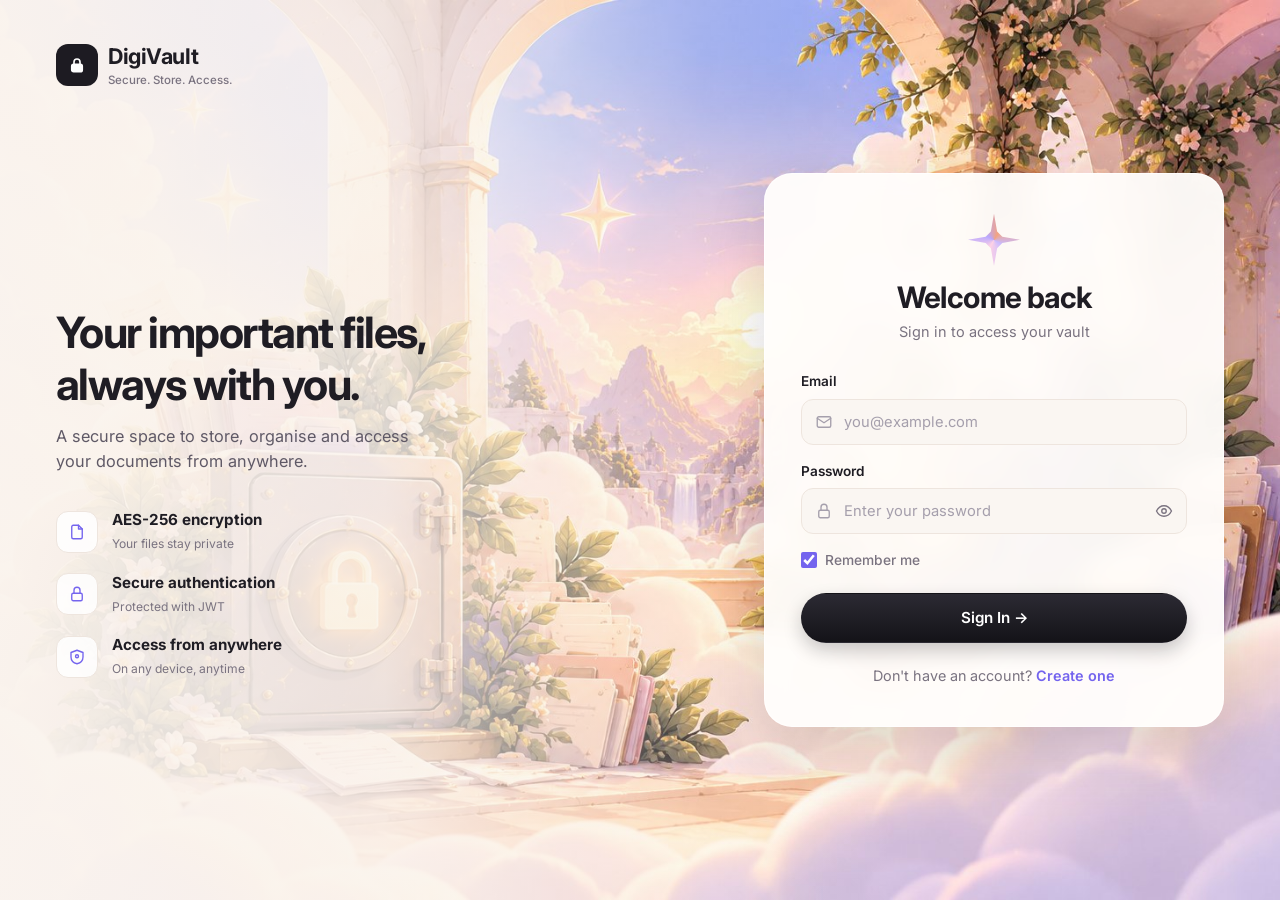
<file: src/main/resources/static/index.html>
<!DOCTYPE html>
<html lang="en">
<head>
    <meta charset="UTF-8">
    <meta name="viewport" content="width=device-width, initial-scale=1.0">
    <title>DigiVault - Sign in</title>
    <link rel="preconnect" href="https://fonts.googleapis.com">
    <link rel="preconnect" href="https://fonts.gstatic.com" crossorigin>
    <link href="https://fonts.googleapis.com/css2?family=Inter:wght@400;500;600;700;800&display=swap" rel="stylesheet">
    <link rel="icon" href="data:image/svg+xml,<svg xmlns='http://www.w3.org/2000/svg' viewBox='0 0 32 32'><rect width='32' height='32' rx='9' fill='%231d1b22'/><path d='M11 15v-3a5 5 0 0 1 10 0v3' fill='none' stroke='white' stroke-width='2.4'/><rect x='9' y='15' width='14' height='10' rx='2.5' fill='white'/></svg>">
    <link rel="stylesheet" href="css/style.css">
</head>
<body class="auth-page">
    <main class="auth-layout">

        <!-- Left: brand and introduction (artwork is the page background) -->
        <section class="auth-intro">
            <div class="brand">
                <span class="brand-mark"><svg viewBox="0 0 24 24" fill="none" stroke="currentColor" stroke-width="2.2" stroke-linecap="round"><rect x="5" y="11" width="14" height="10" rx="2.5" fill="currentColor"/><path d="M8 11V8a4 4 0 0 1 8 0v3"/></svg></span>
                <span>DigiVault<small>Secure. Store. Access.</small></span>
            </div>

            <div>
                <h1>Your important files, always with you.</h1>
                <p>A secure space to store, organise and access your documents from anywhere.</p>
            </div>

            <ul class="feature-list">
                <li>
                    <span class="tile"><svg class="i" viewBox="0 0 24 24"><path d="M14 3H7a2 2 0 0 0-2 2v14a2 2 0 0 0 2 2h10a2 2 0 0 0 2-2V8z"/><path d="M14 3v5h5"/></svg></span>
                    <div><strong>AES-256 encryption</strong><small>Your files stay private</small></div>
                </li>
                <li>
                    <span class="tile"><svg class="i" viewBox="0 0 24 24"><rect x="5" y="11" width="14" height="10" rx="2"/><path d="M8 11V7a4 4 0 0 1 8 0v4"/></svg></span>
                    <div><strong>Secure authentication</strong><small>Protected with JWT</small></div>
                </li>
                <li>
                    <span class="tile"><svg class="i" viewBox="0 0 24 24"><path d="M12 3l8 3v6c0 5-3.5 8-8 9-4.5-1-8-4-8-9V6z"/><circle cx="12" cy="11" r="2"/></svg></span>
                    <div><strong>Access from anywhere</strong><small>On any device, anytime</small></div>
                </li>
            </ul>
        </section>

        <!-- Right: sign-in card -->
        <section class="auth-card">
            <div class="sparkle" aria-hidden="true"></div>
            <h2>Welcome back</h2>
            <p class="subtitle">Sign in to access your vault</p>

            <form id="loginForm">
                <div class="form-field">
                    <label for="email">Email</label>
                    <div class="input-icon">
                        <svg class="i" viewBox="0 0 24 24"><rect x="3" y="5" width="18" height="14" rx="2"/><path d="M3 7l9 6 9-6"/></svg>
                        <input type="email" id="email" class="field" placeholder="you@example.com" required>
                    </div>
                </div>

                <div class="form-field">
                    <label for="password">Password</label>
                    <div class="input-icon">
                        <svg class="i" viewBox="0 0 24 24"><rect x="5" y="11" width="14" height="10" rx="2"/><path d="M8 11V7a4 4 0 0 1 8 0v4"/></svg>
                        <input type="password" id="password" class="field" placeholder="Enter your password" required>
                        <button type="button" class="icon-btn eye" data-target="password" title="Show password">
                            <svg class="i" viewBox="0 0 24 24"><path d="M2 12s3.5-7 10-7 10 7 10 7-3.5 7-10 7S2 12 2 12z"/><circle cx="12" cy="12" r="3"/></svg>
                        </button>
                    </div>
                </div>

                <div class="auth-row">
                    <label class="check"><input type="checkbox" id="remember" checked> Remember me</label>
                </div>

                <button type="submit" class="btn btn-dark btn-block">Sign In →</button>
            </form>

            <p id="message" class="message"></p>
            <p class="auth-switch">Don't have an account? <a href="register.html">Create one</a></p>
        </section>
    </main>

    <script src="js/auth.js"></script>
</body>
</html>
</file>
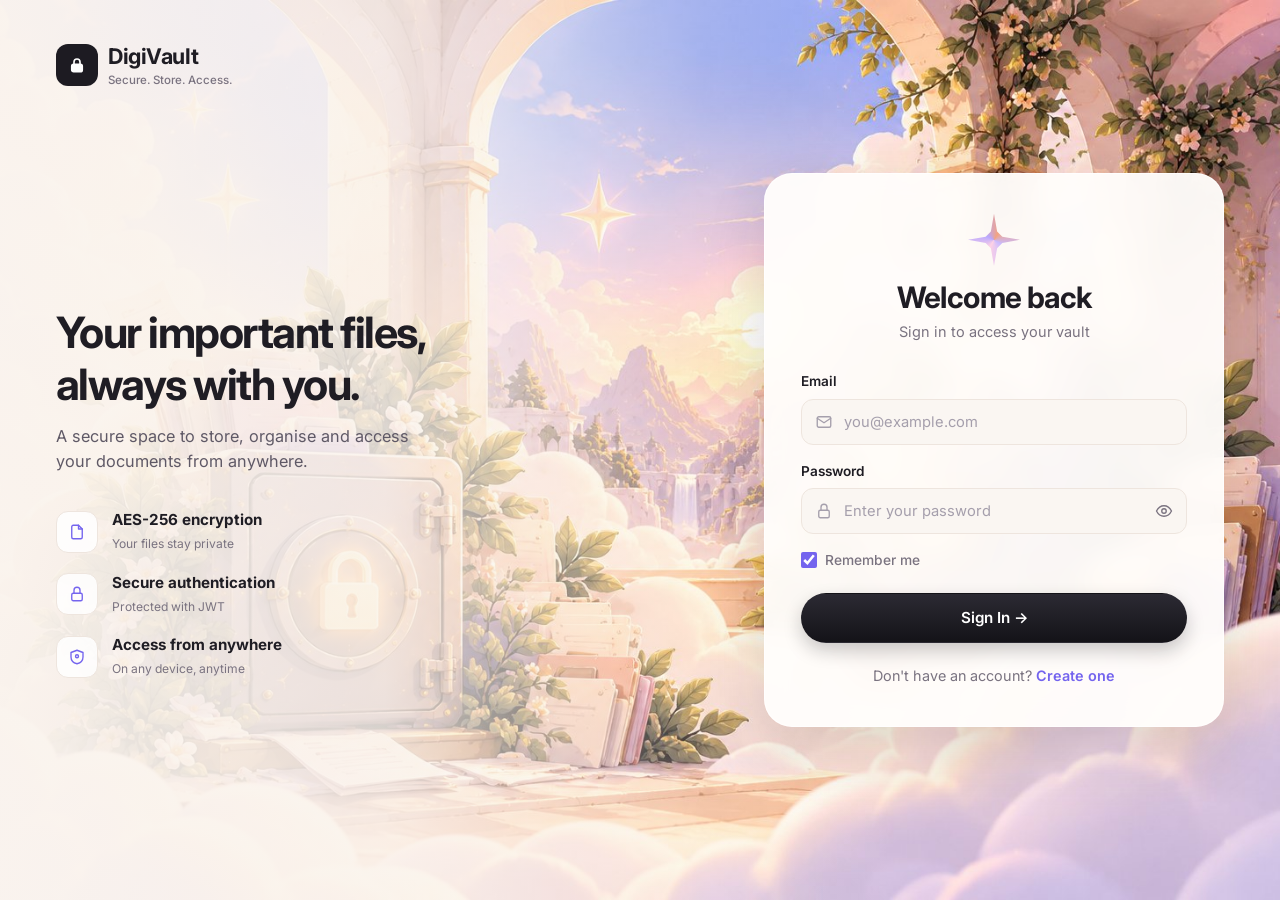
<file: src/main/resources/static/bookmarks.html>
<!DOCTYPE html>
<html lang="en">
<head>
    <meta charset="UTF-8">
    <meta name="viewport" content="width=device-width, initial-scale=1.0">
    <title>DigiVault - Bookmarks</title>
    <link rel="preconnect" href="https://fonts.googleapis.com">
    <link rel="preconnect" href="https://fonts.gstatic.com" crossorigin>
    <link href="https://fonts.googleapis.com/css2?family=Inter:wght@400;500;600;700;800&display=swap" rel="stylesheet">
    <link rel="icon" href="data:image/svg+xml,<svg xmlns='http://www.w3.org/2000/svg' viewBox='0 0 32 32'><rect width='32' height='32' rx='9' fill='%231d1b22'/><path d='M11 15v-3a5 5 0 0 1 10 0v3' fill='none' stroke='white' stroke-width='2.4'/><rect x='9' y='15' width='14' height='10' rx='2.5' fill='white'/></svg>">
    <link rel="stylesheet" href="css/style.css">
</head>
<body>
    <div class="app-shell">
        <aside class="sidebar" id="sidebar" data-page="bookmarks"></aside>

        <main class="main">
            <header class="topbar" id="topbar"></header>

            <div class="page-head">
                <div>
                    <h1>Bookmarks</h1>
                    <p>Save useful links in one place. The site tag is added automatically.</p>
                </div>
                <button class="btn btn-violet" id="addBtn" type="button">＋ Add Link</button>
            </div>

            <div class="filters">
                <div class="input-icon">
                    <svg class="i" viewBox="0 0 24 24"><circle cx="11" cy="11" r="7"/><path d="M20 20l-3.5-3.5"/></svg>
                    <input type="search" id="searchInput" class="field" placeholder="Search title, link or description...">
                </div>
                <select id="categoryFilter" class="select">
                    <option value="All">All categories</option>
                    <option value="Learning">Learning</option>
                    <option value="Entertainment">Entertainment</option>
                    <option value="Shopping">Shopping</option>
                    <option value="News & Reading">News &amp; Reading</option>
                    <option value="Work & Tools">Work &amp; Tools</option>
                    <option value="Social">Social</option>
                    <option value="Other">Other</option>
                </select>
                <select id="siteFilter" class="select">
                    <option value="All">All sites</option>
                </select>
            </div>

            <div class="bookmark-grid" id="bookmarkList"></div>

            <div class="card empty-state" id="emptyMessage" hidden>
                <div class="sparkle" aria-hidden="true"></div>
                <h4 id="emptyTitle">No bookmarks yet</h4>
                <p id="emptyText">Click "Add Link" to save your first bookmark.</p>
            </div>
        </main>
    </div>

    <!-- Add / edit bookmark pop-up -->
    <div class="modal-overlay" id="bookmarkModal" hidden>
        <div class="modal narrow">
            <div class="modal-header">
                <h3 id="formTitle">Add Link</h3>
                <button class="icon-btn bordered" id="closeModalBtn" type="button" title="Close"><svg class="i i-sm" viewBox="0 0 24 24"><path d="M6 6l12 12M18 6L6 18"/></svg></button>
            </div>
            <form class="modal-body" id="bookmarkForm">
                <div class="form-field">
                    <label for="urlInput">Link</label>
                    <input type="text" id="urlInput" class="field" placeholder="https://www.youtube.com/watch?v=..." required>
                </div>
                <div class="form-field">
                    <label for="titleInput">Title <span class="muted">(optional)</span></label>
                    <input type="text" id="titleInput" class="field" placeholder="e.g. Spring Boot full course">
                </div>
                <div class="form-field">
                    <label for="categoryInput">Category</label>
                    <select id="categoryInput" class="select full">
                        <option value="Learning">Learning</option>
                        <option value="Entertainment">Entertainment</option>
                        <option value="Shopping">Shopping</option>
                        <option value="News & Reading">News &amp; Reading</option>
                        <option value="Work & Tools">Work &amp; Tools</option>
                        <option value="Social">Social</option>
                        <option value="Other" selected>Other</option>
                    </select>
                </div>
                <div class="form-field">
                    <label for="descriptionInput">Description <span class="muted">(optional)</span></label>
                    <textarea id="descriptionInput" class="field" rows="3" placeholder="What does this link lead to?"></textarea>
                </div>
                <div class="modal-actions">
                    <button type="button" class="btn btn-ghost" id="cancelBtn">Cancel</button>
                    <button type="submit" class="btn btn-dark" id="saveBtn">Save Link</button>
                </div>
            </form>
        </div>
    </div>

    <script src="js/common.js"></script>
    <script src="js/bookmarks.js"></script>
</body>
</html>
</file>
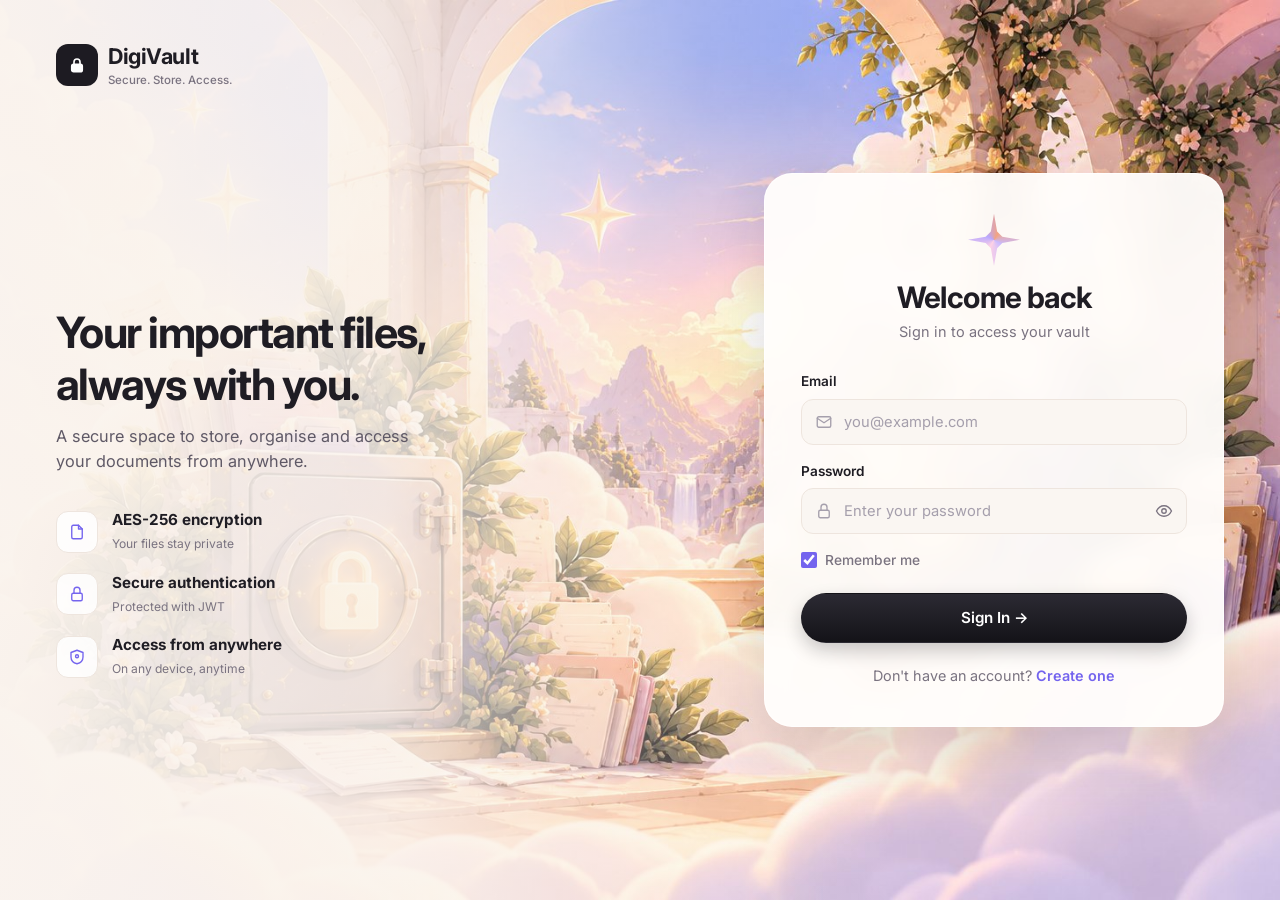
<file: src/main/resources/static/dashboard.html>
<!DOCTYPE html>
<html lang="en">
<head>
    <meta charset="UTF-8">
    <meta name="viewport" content="width=device-width, initial-scale=1.0">
    <title>DigiVault - Home</title>
    <link rel="preconnect" href="https://fonts.googleapis.com">
    <link rel="preconnect" href="https://fonts.gstatic.com" crossorigin>
    <link href="https://fonts.googleapis.com/css2?family=Inter:wght@400;500;600;700;800&display=swap" rel="stylesheet">
    <link rel="icon" href="data:image/svg+xml,<svg xmlns='http://www.w3.org/2000/svg' viewBox='0 0 32 32'><rect width='32' height='32' rx='9' fill='%231d1b22'/><path d='M11 15v-3a5 5 0 0 1 10 0v3' fill='none' stroke='white' stroke-width='2.4'/><rect x='9' y='15' width='14' height='10' rx='2.5' fill='white'/></svg>">
    <link rel="stylesheet" href="css/style.css">
</head>
<body>
    <div class="app-shell">
        <aside class="sidebar" id="sidebar" data-page="home"></aside>

        <main class="main">
            <header class="topbar" id="topbar"></header>

            <!-- Banner with greeting and rotating tips -->
            <section class="hero">
                <div class="hero-card glass">
                    <h2 id="greeting">Hello!</h2>
                    <p>Every file you upload is encrypted with AES-256 before it's stored.</p>
                </div>
                <div class="tip-card glass">
                    <blockquote id="tipText"></blockquote>
                    <cite>— DigiVault</cite>
                    <div class="tip-nav">
                        <button class="icon-btn" id="tipPrev" type="button" title="Previous tip"><svg class="i i-sm" viewBox="0 0 24 24"><path d="M15 6l-6 6 6 6"/></svg></button>
                        <span id="tipCount">1/3</span>
                        <button class="icon-btn" id="tipNext" type="button" title="Next tip"><svg class="i i-sm" viewBox="0 0 24 24"><path d="M9 6l6 6-6 6"/></svg></button>
                    </div>
                </div>
            </section>

            <!-- Stats -->
            <section class="stats">
                <div class="card stat">
                    <span class="tile t-violet"><svg class="i" viewBox="0 0 24 24"><path d="M14 3H7a2 2 0 0 0-2 2v14a2 2 0 0 0 2 2h10a2 2 0 0 0 2-2V8z"/><path d="M14 3v5h5"/></svg></span>
                    <p>Total documents</p>
                    <h3 id="statDocs">0</h3>
                </div>
                <div class="card stat">
                    <span class="tile t-peach"><svg class="i" viewBox="0 0 24 24"><ellipse cx="12" cy="5" rx="8" ry="3"/><path d="M4 5v14c0 1.7 3.6 3 8 3s8-1.3 8-3V5"/><path d="M4 12c0 1.7 3.6 3 8 3s8-1.3 8-3"/></svg></span>
                    <p>Storage used</p>
                    <h3 id="statStorage">0 B</h3>
                </div>
                <div class="card stat">
                    <span class="tile t-amber"><svg class="i" viewBox="0 0 24 24"><path d="M12 3l2.8 5.7 6.2.9-4.5 4.4 1.1 6.2L12 17.3 6.4 20.2l1.1-6.2L3 9.6l6.2-.9z"/></svg></span>
                    <p>Starred</p>
                    <h3 id="statStarred">0</h3>
                </div>
                <div class="card stat">
                    <span class="tile t-pink"><svg class="i" viewBox="0 0 24 24"><path d="M6 3h12v18l-6-4-6 4z"/></svg></span>
                    <p>Bookmarks</p>
                    <h3 id="statBookmarks">0</h3>
                </div>
            </section>

            <!-- Quick actions -->
            <section class="quick">
                <a href="upload.html" class="q-violet">
                    <span class="big"><svg class="i" viewBox="0 0 24 24"><path d="M12 15V4"/><path d="M7 9l5-5 5 5"/><path d="M4 15v4a2 2 0 0 0 2 2h12a2 2 0 0 0 2-2v-4"/></svg></span>
                    <strong>Upload File</strong><small>Add new files to your vault.</small>
                </a>
                <a href="documents.html" class="q-amber">
                    <span class="big"><svg class="i" viewBox="0 0 24 24"><path d="M3 7a2 2 0 0 1 2-2h4l2 2h8a2 2 0 0 1 2 2v8a2 2 0 0 1-2 2H5a2 2 0 0 1-2-2z"/></svg></span>
                    <strong>View Files</strong><small>Browse your stored files.</small>
                </a>
                <a href="bookmarks.html" class="q-green">
                    <span class="big"><svg class="i" viewBox="0 0 24 24"><path d="M6 3h12v18l-6-4-6 4z"/></svg></span>
                    <strong>Bookmarks</strong><small>Quick access to saved links.</small>
                </a>
                <a href="trash.html" class="q-pink">
                    <span class="big"><svg class="i" viewBox="0 0 24 24"><path d="M3 6h18"/><path d="M8 6V4h8v2"/><path d="M6 6l1 14h10l1-14"/></svg></span>
                    <strong>Trash</strong><small>Restore or delete removed files.</small>
                </a>
            </section>
        </main>
    </div>

    <script src="js/common.js"></script>
    <script src="js/home.js"></script>
</body>
</html>
</file>
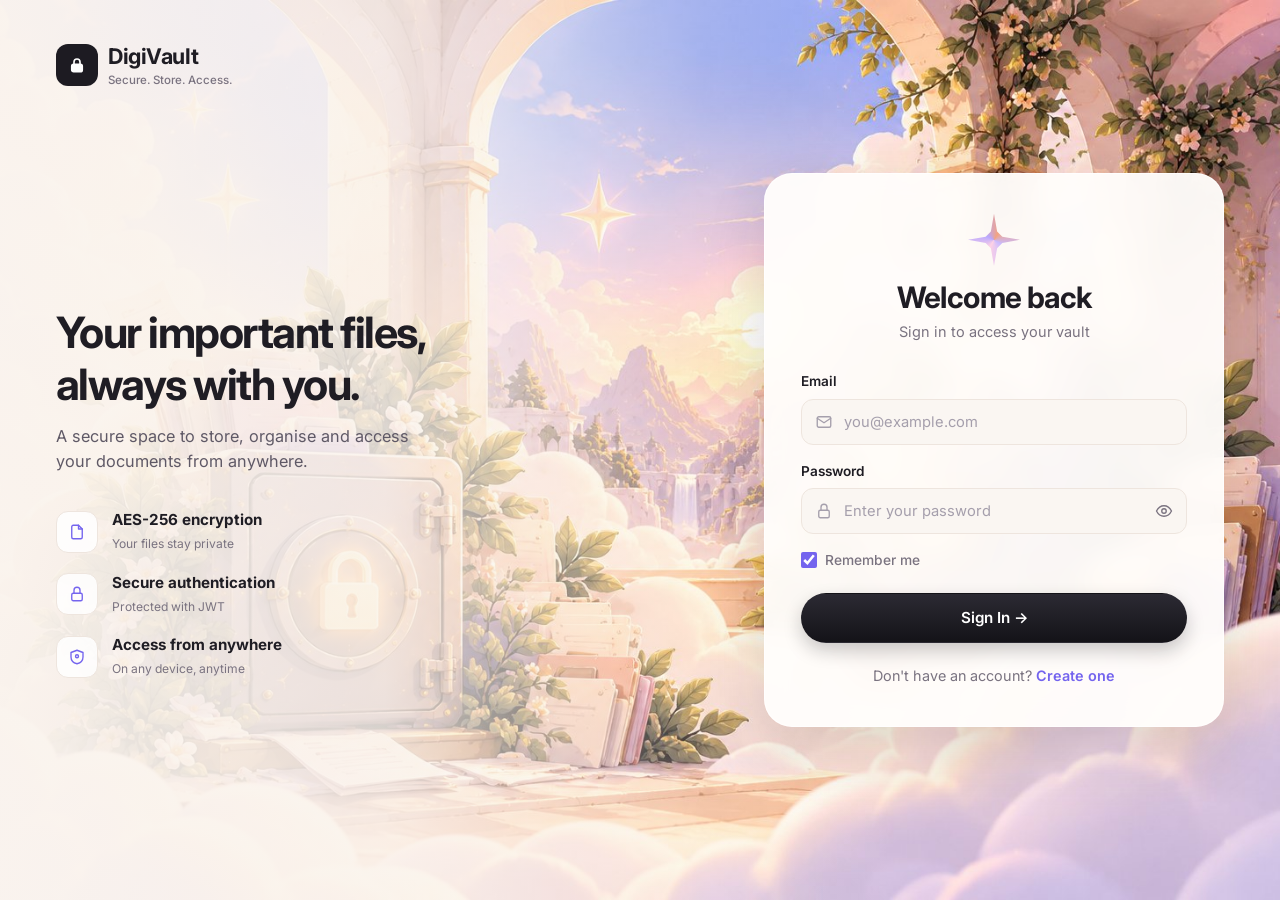
<file: src/main/resources/static/documents.html>
<!DOCTYPE html>
<html lang="en">
<head>
    <meta charset="UTF-8">
    <meta name="viewport" content="width=device-width, initial-scale=1.0">
    <title>DigiVault - Your Files</title>
    <link rel="preconnect" href="https://fonts.googleapis.com">
    <link rel="preconnect" href="https://fonts.gstatic.com" crossorigin>
    <link href="https://fonts.googleapis.com/css2?family=Inter:wght@400;500;600;700;800&display=swap" rel="stylesheet">
    <link rel="icon" href="data:image/svg+xml,<svg xmlns='http://www.w3.org/2000/svg' viewBox='0 0 32 32'><rect width='32' height='32' rx='9' fill='%231d1b22'/><path d='M11 15v-3a5 5 0 0 1 10 0v3' fill='none' stroke='white' stroke-width='2.4'/><rect x='9' y='15' width='14' height='10' rx='2.5' fill='white'/></svg>">
    <link rel="stylesheet" href="css/style.css">
</head>
<body>
    <div class="app-shell">
        <aside class="sidebar" id="sidebar" data-page="documents"></aside>

        <main class="main">
            <header class="topbar" id="topbar"></header>

            <div class="page-head">
                <div>
                    <h1>Your Files</h1>
                    <p id="fileCount">Loading...</p>
                </div>
                <a href="upload.html" class="btn btn-violet">＋ Upload File</a>
            </div>

            <div class="tabs" id="tabs">
                <button class="tab active" data-tab="all" type="button">All</button>
                <button class="tab" data-tab="documents" type="button">Documents</button>
                <button class="tab" data-tab="images" type="button">Images</button>
                <button class="tab" data-tab="others" type="button">Others</button>
                <button class="tab" data-tab="starred" type="button">★ Starred</button>
            </div>

            <div class="filters">
                <div class="input-icon">
                    <svg class="i" viewBox="0 0 24 24"><circle cx="11" cy="11" r="7"/><path d="M20 20l-3.5-3.5"/></svg>
                    <input type="search" id="searchInput" class="field" placeholder="Search by file name...">
                </div>
                <select id="categoryFilter" class="select">
                    <option value="All">All categories</option>
                    <option value="ID">ID</option>
                    <option value="Education">Education</option>
                    <option value="Medical">Medical</option>
                    <option value="Finance">Finance</option>
                    <option value="Work">Work</option>
                    <option value="Other">Other</option>
                </select>
                <select id="sortSelect" class="select">
                    <option value="newest">Date added (newest)</option>
                    <option value="oldest">Date added (oldest)</option>
                    <option value="name">Name (A–Z)</option>
                    <option value="size">Size (largest)</option>
                </select>
            </div>

            <section class="card table-card">
                <table class="file-table" id="fileTable">
                    <thead>
                        <tr>
                            <th>Name</th>
                            <th class="hide-sm">Category</th>
                            <th class="num hide-md">Size</th>
                            <th class="num hide-sm">Date Added</th>
                            <th></th>
                        </tr>
                    </thead>
                    <tbody id="documentList"></tbody>
                </table>

                <div class="empty-state" id="emptyMessage" hidden>
                    <div class="sparkle" aria-hidden="true"></div>
                    <h4 id="emptyTitle">No files yet</h4>
                    <p id="emptyText">Upload your first file to get started.</p>
                </div>
            </section>
        </main>
    </div>

    <!-- Pop-up used for file preview and AI summary -->
    <div class="modal-overlay" id="modal" hidden>
        <div class="modal">
            <div class="modal-header">
                <h3 id="modalTitle"></h3>
                <button class="icon-btn bordered" id="modalClose" type="button" title="Close"><svg class="i i-sm" viewBox="0 0 24 24"><path d="M6 6l12 12M18 6L6 18"/></svg></button>
            </div>
            <div class="modal-body" id="modalBody"></div>
        </div>
    </div>

    <script src="js/common.js"></script>
    <script src="js/documents.js"></script>
</body>
</html>
</file>
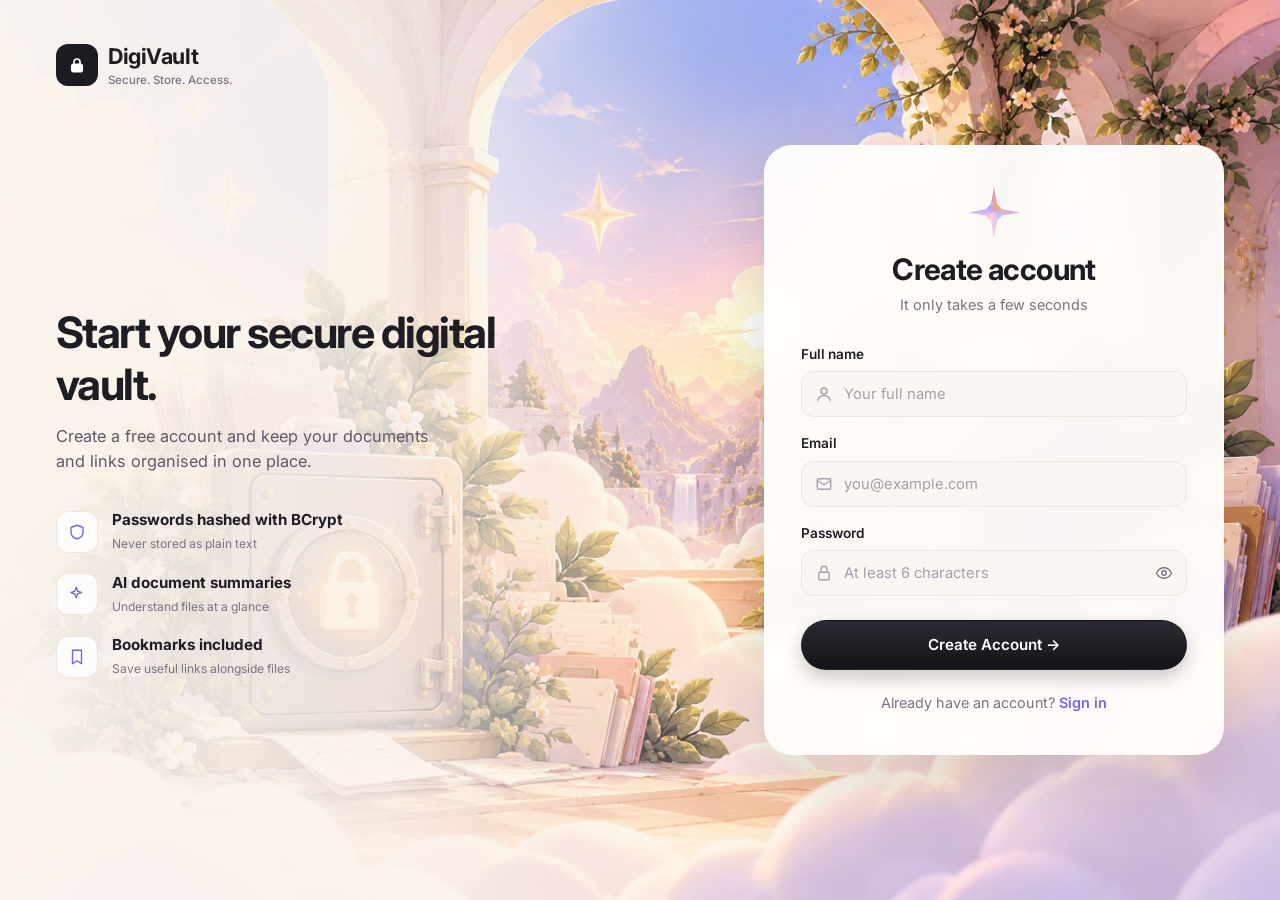
<file: src/main/resources/static/register.html>
<!DOCTYPE html>
<html lang="en">
<head>
    <meta charset="UTF-8">
    <meta name="viewport" content="width=device-width, initial-scale=1.0">
    <title>DigiVault - Create account</title>
    <link rel="preconnect" href="https://fonts.googleapis.com">
    <link rel="preconnect" href="https://fonts.gstatic.com" crossorigin>
    <link href="https://fonts.googleapis.com/css2?family=Inter:wght@400;500;600;700;800&display=swap" rel="stylesheet">
    <link rel="icon" href="data:image/svg+xml,<svg xmlns='http://www.w3.org/2000/svg' viewBox='0 0 32 32'><rect width='32' height='32' rx='9' fill='%231d1b22'/><path d='M11 15v-3a5 5 0 0 1 10 0v3' fill='none' stroke='white' stroke-width='2.4'/><rect x='9' y='15' width='14' height='10' rx='2.5' fill='white'/></svg>">
    <link rel="stylesheet" href="css/style.css">
</head>
<body class="auth-page">
    <main class="auth-layout">

        <section class="auth-intro">
            <div class="brand">
                <span class="brand-mark"><svg viewBox="0 0 24 24" fill="none" stroke="currentColor" stroke-width="2.2" stroke-linecap="round"><rect x="5" y="11" width="14" height="10" rx="2.5" fill="currentColor"/><path d="M8 11V8a4 4 0 0 1 8 0v3"/></svg></span>
                <span>DigiVault<small>Secure. Store. Access.</small></span>
            </div>

            <div>
                <h1>Start your secure digital vault.</h1>
                <p>Create a free account and keep your documents and links organised in one place.</p>
            </div>

            <ul class="feature-list">
                <li>
                    <span class="tile"><svg class="i" viewBox="0 0 24 24"><path d="M12 3l8 3v6c0 5-3.5 8-8 9-4.5-1-8-4-8-9V6z"/></svg></span>
                    <div><strong>Passwords hashed with BCrypt</strong><small>Never stored as plain text</small></div>
                </li>
                <li>
                    <span class="tile"><svg class="i" viewBox="0 0 24 24"><path d="M11 3l1.8 5.2L18 10l-5.2 1.8L11 17l-1.8-5.2L4 10l5.2-1.8z"/></svg></span>
                    <div><strong>AI document summaries</strong><small>Understand files at a glance</small></div>
                </li>
                <li>
                    <span class="tile"><svg class="i" viewBox="0 0 24 24"><path d="M6 3h12v18l-6-4-6 4z"/></svg></span>
                    <div><strong>Bookmarks included</strong><small>Save useful links alongside files</small></div>
                </li>
            </ul>
        </section>

        <section class="auth-card">
            <div class="sparkle" aria-hidden="true"></div>
            <h2>Create account</h2>
            <p class="subtitle">It only takes a few seconds</p>

            <form id="registerForm">
                <div class="form-field">
                    <label for="name">Full name</label>
                    <div class="input-icon">
                        <svg class="i" viewBox="0 0 24 24"><circle cx="12" cy="8" r="4"/><path d="M4 21c0-4 3.6-7 8-7s8 3 8 7"/></svg>
                        <input type="text" id="name" class="field" placeholder="Your full name" required>
                    </div>
                </div>

                <div class="form-field">
                    <label for="email">Email</label>
                    <div class="input-icon">
                        <svg class="i" viewBox="0 0 24 24"><rect x="3" y="5" width="18" height="14" rx="2"/><path d="M3 7l9 6 9-6"/></svg>
                        <input type="email" id="email" class="field" placeholder="you@example.com" required>
                    </div>
                </div>

                <div class="form-field">
                    <label for="password">Password</label>
                    <div class="input-icon">
                        <svg class="i" viewBox="0 0 24 24"><rect x="5" y="11" width="14" height="10" rx="2"/><path d="M8 11V7a4 4 0 0 1 8 0v4"/></svg>
                        <input type="password" id="password" class="field" minlength="6" placeholder="At least 6 characters" required>
                        <button type="button" class="icon-btn eye" data-target="password" title="Show password">
                            <svg class="i" viewBox="0 0 24 24"><path d="M2 12s3.5-7 10-7 10 7 10 7-3.5 7-10 7S2 12 2 12z"/><circle cx="12" cy="12" r="3"/></svg>
                        </button>
                    </div>
                </div>

                <button type="submit" class="btn btn-dark btn-block" style="margin-top:8px">Create Account →</button>
            </form>

            <p id="message" class="message"></p>
            <p class="auth-switch">Already have an account? <a href="index.html">Sign in</a></p>
        </section>
    </main>

    <script src="js/auth.js"></script>
</body>
</html>
</file>
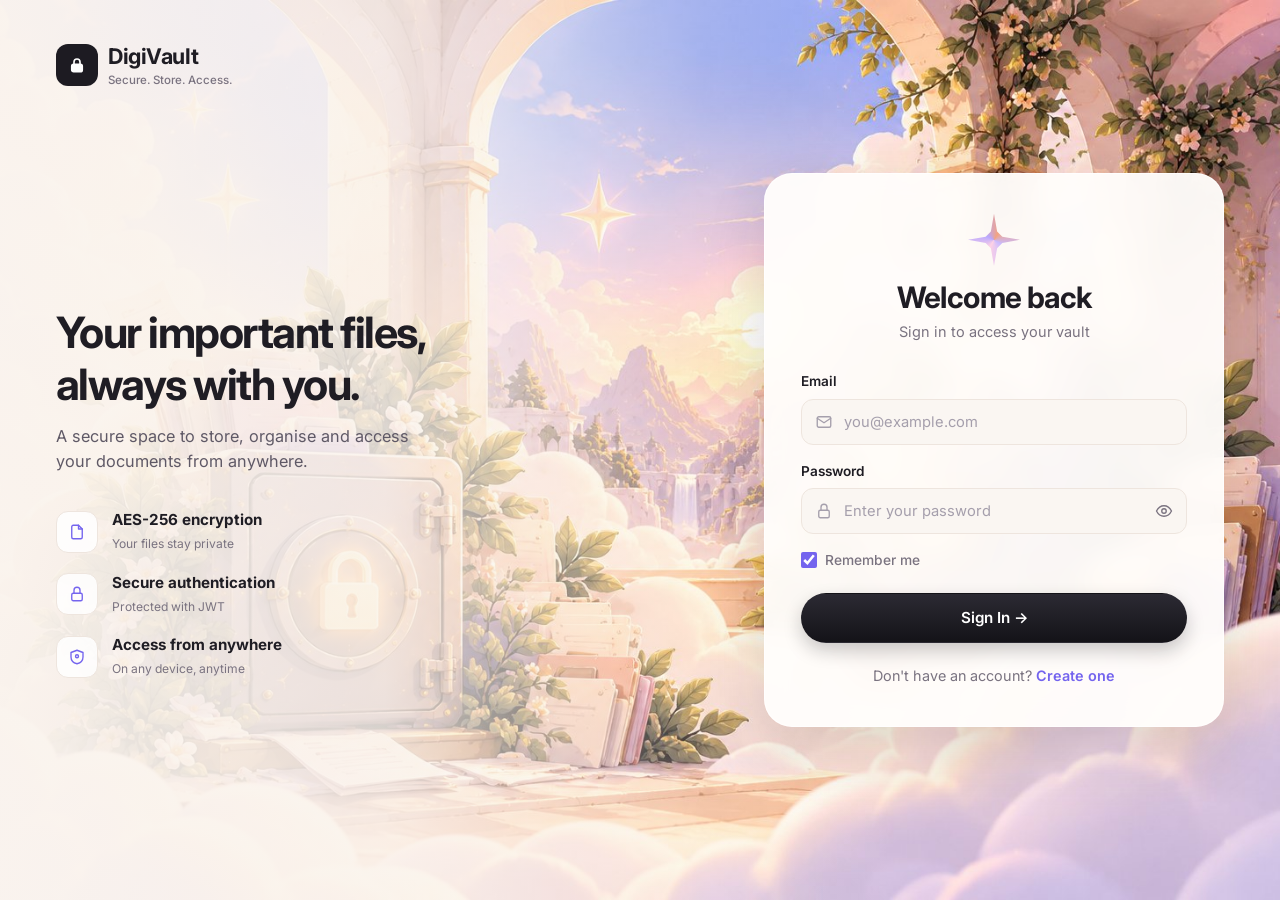
<file: src/main/resources/static/trash.html>
<!DOCTYPE html>
<html lang="en">
<head>
    <meta charset="UTF-8">
    <meta name="viewport" content="width=device-width, initial-scale=1.0">
    <title>DigiVault - Trash</title>
    <link rel="preconnect" href="https://fonts.googleapis.com">
    <link rel="preconnect" href="https://fonts.gstatic.com" crossorigin>
    <link href="https://fonts.googleapis.com/css2?family=Inter:wght@400;500;600;700;800&display=swap" rel="stylesheet">
    <link rel="icon" href="data:image/svg+xml,<svg xmlns='http://www.w3.org/2000/svg' viewBox='0 0 32 32'><rect width='32' height='32' rx='9' fill='%231d1b22'/><path d='M11 15v-3a5 5 0 0 1 10 0v3' fill='none' stroke='white' stroke-width='2.4'/><rect x='9' y='15' width='14' height='10' rx='2.5' fill='white'/></svg>">
    <link rel="stylesheet" href="css/style.css">
</head>
<body>
    <div class="app-shell">
        <aside class="sidebar" id="sidebar" data-page="trash"></aside>

        <main class="main">
            <header class="topbar" id="topbar"></header>

            <div class="page-head">
                <div>
                    <h1>Trash</h1>
                    <p>Deleted files stay here until you remove them forever. They still count towards your storage.</p>
                </div>
                <button class="btn btn-danger" id="emptyBtn" type="button" hidden>Empty Trash</button>
            </div>

            <section class="card table-card">
                <table class="file-table" id="trashTable">
                    <thead>
                        <tr>
                            <th>Name</th>
                            <th class="num hide-sm">Size</th>
                            <th class="num hide-sm">Deleted on</th>
                            <th></th>
                        </tr>
                    </thead>
                    <tbody id="trashList"></tbody>
                </table>

                <div class="empty-state" id="emptyMessage" hidden>
                    <div class="sparkle" aria-hidden="true"></div>
                    <h4>Trash is empty</h4>
                    <p>Files you move to Trash will appear here.</p>
                </div>
            </section>
        </main>
    </div>

    <script src="js/common.js"></script>
    <script src="js/trash.js"></script>
</body>
</html>
</file>
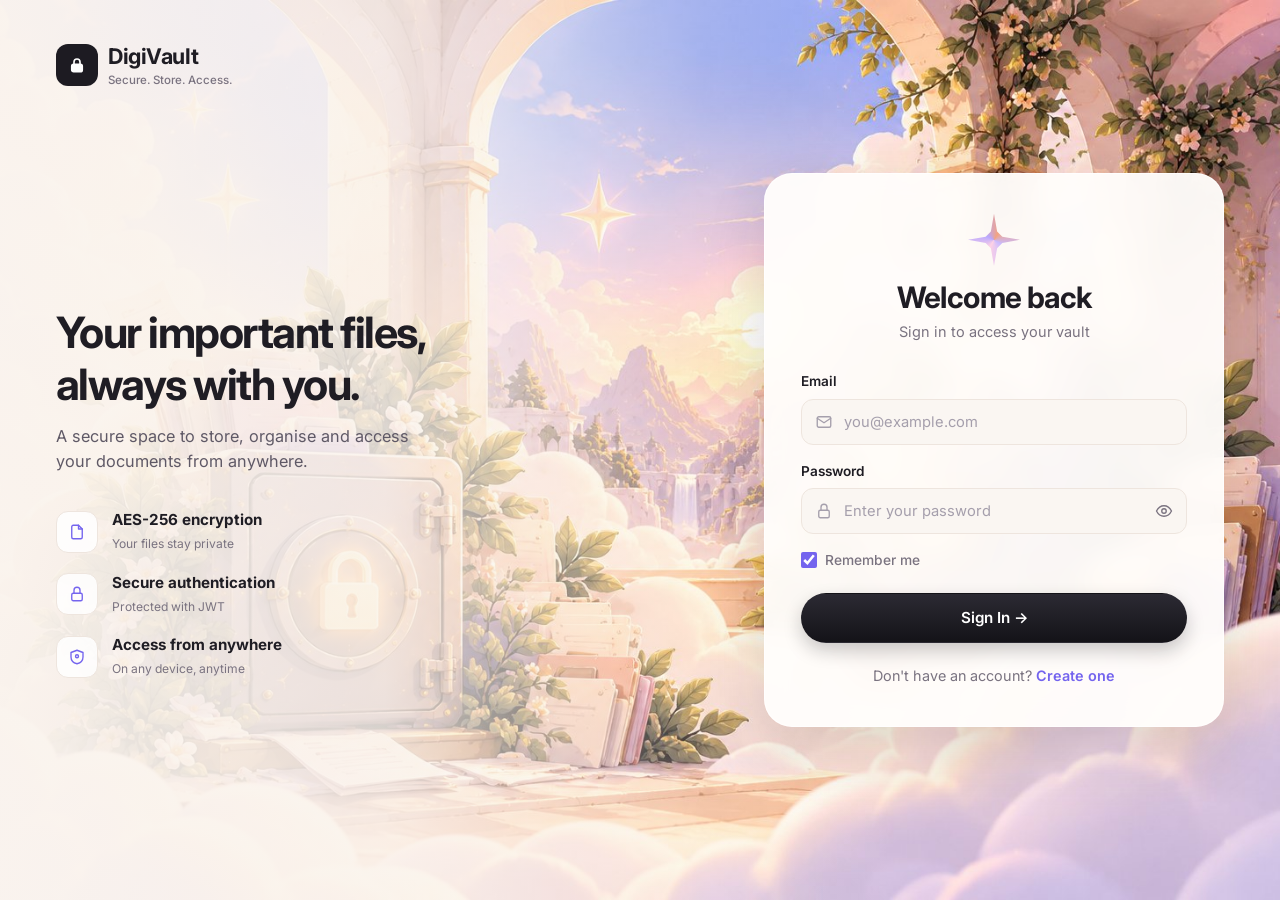
<file: src/main/resources/static/upload.html>
<!DOCTYPE html>
<html lang="en">
<head>
    <meta charset="UTF-8">
    <meta name="viewport" content="width=device-width, initial-scale=1.0">
    <title>DigiVault - Upload</title>
    <link rel="preconnect" href="https://fonts.googleapis.com">
    <link rel="preconnect" href="https://fonts.gstatic.com" crossorigin>
    <link href="https://fonts.googleapis.com/css2?family=Inter:wght@400;500;600;700;800&display=swap" rel="stylesheet">
    <link rel="icon" href="data:image/svg+xml,<svg xmlns='http://www.w3.org/2000/svg' viewBox='0 0 32 32'><rect width='32' height='32' rx='9' fill='%231d1b22'/><path d='M11 15v-3a5 5 0 0 1 10 0v3' fill='none' stroke='white' stroke-width='2.4'/><rect x='9' y='15' width='14' height='10' rx='2.5' fill='white'/></svg>">
    <link rel="stylesheet" href="css/style.css">
</head>
<body>
    <div class="app-shell">
        <aside class="sidebar" id="sidebar" data-page="upload"></aside>

        <main class="main">
            <header class="topbar" id="topbar"></header>

            <div class="upload-wrap">
                <div class="page-head">
                    <div>
                        <h1>Upload Document</h1>
                        <p>Files are encrypted before they're stored.</p>
                    </div>
                </div>

                <form id="uploadForm" class="card upload-card">
                    <div class="dropzone" id="dropzone">
                        <input type="file" id="fileInput" multiple aria-label="Choose files">
                        <div class="cloud"><svg class="i" viewBox="0 0 24 24"><path d="M7 18a5 5 0 0 1-.6-10A6 6 0 0 1 18 9a4.5 4.5 0 0 1-.5 9"/><path d="M12 12v8"/><path d="M9 15l3-3 3 3"/></svg></div>
                        <h3>Drag &amp; drop files here</h3>
                        <p>or click to browse</p>
                        <span class="btn btn-violet">Choose Files</span>
                        <p>Any file type • Max 10 MB per file</p>
                    </div>

                    <ul class="file-list" id="fileList"></ul>

                    <div class="form-field" style="margin-top:20px">
                        <label for="categoryInput">Category</label>
                        <select id="categoryInput" class="select full">
                            <option value="ID">ID</option>
                            <option value="Education">Education</option>
                            <option value="Medical">Medical</option>
                            <option value="Finance">Finance</option>
                            <option value="Work">Work</option>
                            <option value="Other" selected>Other</option>
                        </select>
                    </div>

                    <div class="ai-row">
                        <svg class="i" viewBox="0 0 24 24"><path d="M11 3l1.8 5.2L18 10l-5.2 1.8L11 17l-1.8-5.2L4 10l5.2-1.8z"/><path d="M19 15l.8 2.2L22 18l-2.2.8L19 21l-.8-2.2L16 18l2.2-.8z"/></svg>
                        <div class="text">
                            <strong>Use the AI summary</strong>
                            <small>Get a quick summary of PDF, Word and text files after upload.</small>
                        </div>
                        <label class="switch" title="AI summary"><input type="checkbox" id="aiToggle"><span></span></label>
                    </div>

                    <button type="submit" class="btn btn-dark btn-block" id="uploadBtn">Upload &amp; Secure →</button>
                </form>
            </div>
        </main>
    </div>

    <script src="js/common.js"></script>
    <script src="js/upload.js"></script>
</body>
</html>
</file>
<file: src/main/resources/static/css/style.css>
/* =====================================================================
   DigiVault - warm, soft theme (cream, white cards, lavender accents)
   Change the colors below to restyle the whole app.
   ===================================================================== */
:root {
    --text: #1f1d24;
    --muted: #7a7380;
    --faint: #a59fac;
    --border: #eee5de;
    --surface: #fffdfb;
    --surface-2: #faf6f2;
    --violet: #8b7cf6;
    --violet-600: #7464ee;
    --violet-soft: #efebff;
    --peach: #ec9a76;
    --peach-soft: #fdeee6;
    --green: #3fae6a;
    --green-soft: #e8f6ec;
    --pink: #e3627a;
    --pink-soft: #fde9ee;
    --amber: #dc9a2f;
    --amber-soft: #fff3dc;
    --dark: #1d1b22;
    --radius: 18px;
    --shadow: 0 1px 2px rgba(31, 29, 36, 0.04), 0 8px 24px rgba(31, 29, 36, 0.05);
    --shadow-lg: 0 24px 60px rgba(31, 29, 36, 0.14);
    --ring: 0 0 0 4px rgba(139, 124, 246, 0.16);
    --font: "Inter", "Segoe UI", Roboto, Arial, sans-serif;
}

* { box-sizing: border-box; margin: 0; padding: 0; }

/* Make the "hidden" attribute always win, even over display: flex/grid */
[hidden] { display: none !important; }

body {
    min-height: 100vh;
    font-family: var(--font);
    font-size: 14.5px;
    line-height: 1.5;
    color: var(--text);
    background: linear-gradient(135deg, #f9f3ee 0%, #f6efea 50%, #f2ecf6 100%) fixed;
    -webkit-font-smoothing: antialiased;
}

a { color: var(--violet-600); text-decoration: none; font-weight: 600; }
a:hover { text-decoration: underline; }
h1, h2, h3, h4 { letter-spacing: -0.02em; line-height: 1.2; }
svg { flex-shrink: 0; }
.muted { color: var(--muted); }

/* ===== Icons (inline SVG) ===== */
.i { width: 18px; height: 18px; fill: none; stroke: currentColor; stroke-width: 1.8; stroke-linecap: round; stroke-linejoin: round; }
.i-sm { width: 16px; height: 16px; }
.i-lg { width: 26px; height: 26px; }

/* ===== Brand ===== */
.brand { display: flex; align-items: center; gap: 10px; color: var(--text); font-size: 1.15rem; font-weight: 700; letter-spacing: -0.02em; }
.brand:hover { text-decoration: none; }
.brand-mark { width: 34px; height: 34px; display: grid; place-items: center; color: #fff; background: var(--dark); border-radius: 10px; }
.brand-mark svg { width: 18px; height: 18px; }
.brand small { display: block; font-size: 0.72rem; font-weight: 500; color: var(--muted); letter-spacing: 0; }

/* ===== Buttons ===== */
.btn {
    display: inline-flex; align-items: center; justify-content: center; gap: 8px;
    height: 42px; padding: 0 18px;
    font-family: inherit; font-size: 0.9rem; font-weight: 600;
    border: 1px solid transparent; border-radius: 999px; cursor: pointer;
    transition: transform 0.15s, box-shadow 0.2s, background 0.2s, opacity 0.2s;
    text-decoration: none !important;
}
.btn:hover { transform: translateY(-1px); }
.btn:disabled { opacity: 0.55; cursor: not-allowed; transform: none; }
.btn-dark { color: #fff; background: linear-gradient(180deg, #2c2a33, #141318); box-shadow: 0 8px 18px rgba(20, 19, 24, 0.22); }
.btn-violet { color: #fff; background: linear-gradient(180deg, #9a8cf8, var(--violet-600)); box-shadow: 0 6px 16px rgba(116, 100, 238, 0.3); }
.btn-ghost { color: var(--text); background: #fff; border-color: var(--border); }
.btn-ghost:hover { background: var(--surface-2); }
.btn-danger { color: var(--pink); background: var(--pink-soft); }
.btn-block { width: 100%; height: 50px; font-size: 0.95rem; }
.btn-sm { height: 34px; padding: 0 14px; font-size: 0.82rem; }

.icon-btn {
    width: 34px; height: 34px; display: inline-grid; place-items: center;
    color: var(--muted); background: transparent; border: 1px solid transparent; border-radius: 10px; cursor: pointer;
    transition: background 0.15s, color 0.15s;
}
.icon-btn:hover { color: var(--text); background: var(--surface-2); }
.icon-btn.bordered { background: #fff; border-color: var(--border); }
.icon-btn.danger:hover { color: #fff; background: var(--pink); }

/* Star toggle */
.star-btn { color: #cfc8d4; }
.star-btn.on { color: #f5b301; }
.star-btn.on svg { fill: #f5b301; }

/* ===== Form fields ===== */
label { display: block; margin-bottom: 7px; font-size: 0.85rem; font-weight: 600; }
.field, .select {
    width: 100%; height: 46px; padding: 0 14px;
    font-family: inherit; font-size: 0.92rem; color: var(--text);
    background: var(--surface-2); border: 1px solid var(--border); border-radius: 12px;
    transition: border-color 0.15s, box-shadow 0.15s, background 0.15s;
}
textarea.field { height: auto; min-height: 90px; padding: 12px 14px; resize: vertical; }
.field::placeholder { color: var(--faint); }
.field:focus, .select:focus { outline: none; background: #fff; border-color: var(--violet); box-shadow: var(--ring); }
.select {
    width: auto; min-width: 150px; padding-right: 38px; cursor: pointer; appearance: none; -webkit-appearance: none;
    background-image: url("data:image/svg+xml;utf8,<svg xmlns='http://www.w3.org/2000/svg' viewBox='0 0 24 24' fill='none' stroke='%237a7380' stroke-width='2' stroke-linecap='round'><path d='M6 9l6 6 6-6'/></svg>");
    background-repeat: no-repeat; background-position: right 12px center; background-size: 16px;
}
.select.full { width: 100%; }
.form-field { margin-bottom: 16px; }

/* Input with an icon on the left (and optional button on the right) */
.input-icon { position: relative; }
.input-icon > svg { position: absolute; left: 14px; top: 50%; transform: translateY(-50%); color: var(--faint); pointer-events: none; }
.input-icon .field { padding-left: 42px; }
.input-icon .eye { position: absolute; right: 6px; top: 50%; transform: translateY(-50%); }

/* Checkbox */
.check { display: inline-flex; align-items: center; gap: 8px; font-size: 0.86rem; font-weight: 500; color: var(--muted); cursor: pointer; margin: 0; }
.check input { width: 16px; height: 16px; accent-color: var(--violet-600); }

/* Toggle switch */
.switch { position: relative; width: 44px; height: 26px; flex-shrink: 0; }
.switch input { position: absolute; opacity: 0; width: 100%; height: 100%; margin: 0; cursor: pointer; z-index: 1; }
.switch span { position: absolute; inset: 0; background: #ddd6e3; border-radius: 999px; transition: background 0.2s; }
.switch span::after { content: ""; position: absolute; left: 3px; top: 3px; width: 20px; height: 20px; background: #fff; border-radius: 50%; box-shadow: 0 1px 3px rgba(0, 0, 0, 0.2); transition: transform 0.2s; }
.switch input:checked + span { background: var(--violet-600); }
.switch input:checked + span::after { transform: translateX(18px); }

/* Inline messages (login/register) */
.message { margin-top: 14px; font-size: 0.86rem; }
.message.error, .message.success { padding: 10px 14px; border-radius: 12px; }
.message.error { color: #b42318; background: #fef3f2; border: 1px solid #fecdca; }
.message.success { color: #067647; background: #ecfdf3; border: 1px solid #abefc6; }

/* =====================================================================
   Login / Register
   ===================================================================== */
.auth-page {
    min-height: 100vh;
    /* Artwork on the right, soft cream fade on the left so the text stays readable */
    background:
        linear-gradient(90deg, rgba(250, 244, 238, 0.97) 0%, rgba(250, 244, 238, 0.85) 30%, rgba(250, 244, 238, 0.2) 55%, rgba(250, 244, 238, 0) 70%),
        url("../img/login-art.jpg") 70% center / cover no-repeat,
        linear-gradient(135deg, #f8e6da, #ece4fa);
}

.auth-layout {
    min-height: 100vh;
    display: grid;
    grid-template-columns: minmax(0, 1fr) 460px;
    align-items: center;
    gap: 40px;
    padding: 40px 56px;
}

.auth-intro { display: flex; flex-direction: column; gap: 36px; max-width: 460px; align-self: stretch; }
.auth-intro .brand { font-size: 1.35rem; }
.auth-intro .brand-mark { width: 42px; height: 42px; border-radius: 12px; }
.auth-intro h1 { font-size: 2.7rem; letter-spacing: -0.035em; margin-bottom: 14px; }
.auth-intro > div:nth-child(2) { margin-top: auto; }
.auth-intro p { color: #5f5966; font-size: 1.02rem; max-width: 380px; }

.feature-list { list-style: none; display: flex; flex-direction: column; gap: 18px; margin-bottom: auto; }
.feature-list li { display: flex; align-items: center; gap: 14px; }
.feature-list .tile { width: 42px; height: 42px; display: grid; place-items: center; color: var(--violet-600); background: rgba(255, 255, 255, 0.85); border: 1px solid var(--border); border-radius: 12px; }
.feature-list strong { display: block; font-size: 0.95rem; }
.feature-list small { color: var(--muted); }

.auth-card {
    padding: 40px 36px;
    background: rgba(255, 253, 251, 0.96);
    border: 1px solid rgba(255, 255, 255, 0.8);
    border-radius: 28px;
    box-shadow: var(--shadow-lg);
    backdrop-filter: blur(12px);
}
.auth-card .sparkle { margin: 0 auto 14px; }
.auth-card h2 { text-align: center; font-size: 1.85rem; margin-bottom: 6px; }
.auth-card .subtitle { text-align: center; color: var(--muted); margin-bottom: 28px; }
.auth-row { display: flex; justify-content: space-between; align-items: center; margin: 4px 0 22px; }
.auth-switch { margin-top: 22px; text-align: center; color: var(--muted); font-size: 0.9rem; }

/* Soft 4-point star */
.sparkle { position: relative; width: 52px; aspect-ratio: 1; }
.sparkle::before {
    content: ""; position: absolute; inset: 0;
    background: conic-gradient(from 30deg, #f3a37f, #c9bbff, #ffd2e4, #b8a8ff, #f3a37f);
    clip-path: polygon(50% 0%, 56% 34%, 66% 44%, 100% 50%, 66% 56%, 56% 66%, 50% 100%, 44% 66%, 34% 56%, 0% 50%, 34% 44%, 44% 34%);
    filter: drop-shadow(0 6px 14px rgba(243, 163, 127, 0.4));
}

/* =====================================================================
   App layout: sidebar + main
   ===================================================================== */
.app-shell { display: grid; grid-template-columns: 236px minmax(0, 1fr); min-height: 100vh; }

.sidebar {
    position: sticky; top: 0; height: 100vh;
    display: flex; flex-direction: column; gap: 28px;
    padding: 22px 16px;
    background: rgba(255, 253, 251, 0.72);
    border-right: 1px solid var(--border);
    backdrop-filter: blur(10px);
}
.sidebar .brand { padding: 4px 10px; }

.side-nav { display: flex; flex-direction: column; gap: 4px; }
.side-nav a {
    display: flex; align-items: center; gap: 12px;
    padding: 10px 14px; border-radius: 12px;
    color: var(--muted); font-weight: 500; text-decoration: none;
    transition: background 0.15s, color 0.15s;
}
.side-nav a:hover { color: var(--text); background: rgba(255, 255, 255, 0.8); }
.side-nav a.active { color: var(--text); font-weight: 600; background: var(--violet-soft); }
.side-nav a.active svg { color: var(--violet-600); }

/* Storage meter at the bottom of the sidebar */
.storage { margin-top: auto; padding: 0 10px; }
.storage strong { display: block; font-size: 0.86rem; margin-bottom: 10px; }
.meter { height: 6px; background: #ece5ef; border-radius: 999px; overflow: hidden; }
.meter span { display: block; height: 100%; width: 0; border-radius: inherit; background: linear-gradient(90deg, var(--violet), #b6a9ff); transition: width 0.4s; }
.meter.warn span { background: linear-gradient(90deg, var(--pink), #f39aa9); }
.storage p { margin-top: 8px; text-align: right; font-size: 0.76rem; color: var(--muted); }

.main { min-width: 0; padding: 18px 32px 48px; }

/* ===== Top bar ===== */
.topbar { display: flex; align-items: center; justify-content: space-between; gap: 16px; margin-bottom: 24px; }
.top-search { position: relative; flex: 1; max-width: 440px; }
.top-search svg { position: absolute; left: 16px; top: 50%; transform: translateY(-50%); color: var(--faint); }
.top-search input {
    width: 100%; height: 44px; padding: 0 16px 0 44px;
    font-family: inherit; font-size: 0.9rem; color: var(--text);
    background: rgba(255, 255, 255, 0.75); border: 1px solid var(--border); border-radius: 999px;
}
.top-search input:focus { outline: none; background: #fff; border-color: var(--violet); box-shadow: var(--ring); }

.profile { position: relative; }
.profile-btn {
    display: flex; align-items: center; gap: 10px;
    padding: 5px 10px 5px 5px; font-family: inherit; font-size: 0.9rem; font-weight: 600; color: var(--text);
    background: transparent; border: 1px solid transparent; border-radius: 999px; cursor: pointer;
}
.profile-btn:hover { background: rgba(255, 255, 255, 0.7); border-color: var(--border); }
.avatar { width: 34px; height: 34px; display: grid; place-items: center; color: #fff; font-weight: 700; background: linear-gradient(135deg, #f0b08f, var(--peach)); border-radius: 50%; }
.profile-menu {
    position: absolute; right: 0; top: calc(100% + 8px); z-index: 30; width: 240px;
    padding: 14px; background: #fff; border: 1px solid var(--border); border-radius: 16px; box-shadow: var(--shadow-lg);
}
.profile-menu strong { display: block; }
.profile-menu small { display: block; color: var(--muted); margin-bottom: 12px; overflow: hidden; text-overflow: ellipsis; }
.profile-menu .btn { width: 100%; }

/* ===== Page heading ===== */
.page-head { display: flex; justify-content: space-between; align-items: center; gap: 16px; flex-wrap: wrap; margin-bottom: 20px; }
.page-head h1 { font-size: 1.75rem; }
.page-head p { color: var(--muted); margin-top: 4px; }

.card { background: var(--surface); border: 1px solid var(--border); border-radius: var(--radius); box-shadow: var(--shadow); }

/* =====================================================================
   Home
   ===================================================================== */
.hero {
    position: relative; min-height: 250px;
    display: flex; justify-content: space-between; align-items: flex-start; gap: 20px;
    padding: 30px; margin-bottom: 18px;
    border-radius: 24px; overflow: hidden;
    background: url("../img/home-banner.jpg") center 58% / cover no-repeat, linear-gradient(135deg, #f6d8c6, #e8ddf8);
    box-shadow: var(--shadow);
}
.glass { background: rgba(255, 253, 251, 0.82); border: 1px solid rgba(255, 255, 255, 0.85); border-radius: 18px; backdrop-filter: blur(10px); }
.hero-card { max-width: 360px; padding: 22px 24px; }
.hero-card h2 { font-size: 1.75rem; margin-bottom: 12px; }
.hero-card p { color: #5f5966; }
.tip-card { width: 260px; padding: 16px 18px; }
.tip-card blockquote { font-size: 0.9rem; font-weight: 500; min-height: 44px; }
.tip-card cite { display: block; text-align: right; font-size: 0.76rem; font-style: normal; color: var(--muted); margin-top: 6px; }
.tip-nav { display: flex; justify-content: flex-end; align-items: center; gap: 4px; margin-top: 8px; font-size: 0.78rem; color: var(--muted); }
.tip-nav .icon-btn { width: 26px; height: 26px; }

.stats { display: grid; grid-template-columns: repeat(4, minmax(0, 1fr)); gap: 16px; margin-bottom: 16px; }
.stat { padding: 18px; }
.stat p { color: var(--muted); font-size: 0.86rem; margin-top: 14px; }
.stat h3 { font-size: 1.55rem; margin-top: 2px; }

.tile { width: 40px; height: 40px; display: grid; place-items: center; border-radius: 12px; }
.t-violet { color: var(--violet-600); background: var(--violet-soft); }
.t-peach  { color: var(--peach); background: var(--peach-soft); }
.t-green  { color: var(--green); background: var(--green-soft); }
.t-pink   { color: var(--pink); background: var(--pink-soft); }
.t-amber  { color: var(--amber); background: var(--amber-soft); }

.quick { display: grid; grid-template-columns: repeat(4, minmax(0, 1fr)); gap: 16px; }
.quick a {
    display: flex; flex-direction: column; align-items: center; gap: 4px;
    padding: 22px 16px; text-align: center; color: var(--text); text-decoration: none;
    border: 1px solid var(--border); border-radius: var(--radius);
    transition: transform 0.2s, box-shadow 0.2s;
}
.quick a:hover { transform: translateY(-3px); box-shadow: var(--shadow); }
.quick a.q-violet { background: linear-gradient(180deg, #f4f1ff, #ebe6ff); }
.quick a.q-amber  { background: linear-gradient(180deg, #fff8ea, #fdeed2); }
.quick a.q-green  { background: linear-gradient(180deg, #f0faf3, #e1f3e7); }
.quick a.q-pink   { background: linear-gradient(180deg, #fff2f4, #fde3e8); }
.quick .big { width: 58px; height: 58px; display: grid; place-items: center; margin-bottom: 8px; background: rgba(255, 255, 255, 0.75); border-radius: 50%; }
.quick .big svg { width: 28px; height: 28px; }
.q-violet .big { color: var(--violet-600); }
.q-amber .big { color: var(--amber); }
.q-green .big { color: var(--green); }
.q-pink .big { color: var(--pink); }
.quick strong { font-size: 0.98rem; }
.quick small { color: var(--muted); font-weight: 500; }

/* =====================================================================
   Documents / Trash table
   ===================================================================== */
.tabs { display: flex; gap: 6px; flex-wrap: wrap; margin-bottom: 16px; }
.tab { height: 36px; padding: 0 18px; font-family: inherit; font-size: 0.86rem; font-weight: 500; color: var(--muted); background: transparent; border: none; border-radius: 999px; cursor: pointer; }
.tab:hover { color: var(--text); background: rgba(255, 255, 255, 0.7); }
.tab.active { color: var(--violet-600); font-weight: 600; background: var(--violet-soft); }

.filters { display: flex; gap: 10px; flex-wrap: wrap; margin-bottom: 16px; }
.filters .input-icon { flex: 1; min-width: 220px; }
.filters .field { height: 42px; background: #fff; }
.filters .select { height: 42px; background-color: #fff; }

.table-card { overflow: visible; }
.file-table { width: 100%; border-collapse: collapse; }
.file-table th { padding: 14px 16px; text-align: left; font-size: 0.8rem; font-weight: 600; color: var(--muted); border-bottom: 1px solid var(--border); }
.file-table td { padding: 10px 16px; font-size: 0.88rem; border-bottom: 1px solid #f4ede7; }
.file-table tr:last-child td { border-bottom: none; }
.file-table tbody tr { transition: background 0.15s; animation: fadeUp 0.25s ease both; }
.file-table tbody tr:hover { background: #fcf8f5; }
.file-table td.num, .file-table th.num { color: var(--muted); white-space: nowrap; }
.file-table td.actions { width: 1%; white-space: nowrap; text-align: right; }

.name-cell { display: flex; align-items: center; gap: 12px; min-width: 0; }
.name-cell span { font-weight: 600; overflow: hidden; text-overflow: ellipsis; white-space: nowrap; max-width: 340px; }
.file-badge { width: 32px; height: 32px; flex-shrink: 0; display: grid; place-items: center; font-size: 0.56rem; font-weight: 800; letter-spacing: 0.02em; color: #fff; background: #a49cb0; border-radius: 8px; }
.file-badge.pdf { background: #ef6b5b; }
.file-badge.doc { background: #5b8def; }
.file-badge.sheet { background: #34a868; }
.file-badge.slide { background: #f08a3e; }
.file-badge.image { background: #9b7cf0; }
.file-badge.zip { background: #e0a93a; }
.file-badge.txt { background: #4cb3d4; }

.pill { display: inline-block; padding: 3px 10px; font-size: 0.75rem; font-weight: 600; color: #5f5966; background: #f4eef3; border-radius: 999px; white-space: nowrap; }

/* Row "more" menu */
.row-menu { position: absolute; z-index: 40; min-width: 190px; padding: 6px; background: #fff; border: 1px solid var(--border); border-radius: 14px; box-shadow: var(--shadow-lg); }
.row-menu button { width: 100%; display: flex; align-items: center; gap: 10px; padding: 9px 12px; font-family: inherit; font-size: 0.86rem; color: var(--text); background: none; border: none; border-radius: 10px; cursor: pointer; text-align: left; }
.row-menu button:hover { background: var(--surface-2); }
.row-menu button.danger { color: var(--pink); }
.row-menu button.ai svg { color: var(--violet-600); }

/* ===== Empty state ===== */
.empty-state { display: flex; flex-direction: column; align-items: center; gap: 6px; padding: 48px 20px; text-align: center; color: var(--muted); }
.empty-state .sparkle { margin-bottom: 8px; }
.empty-state h4 { color: var(--text); font-size: 1.05rem; }

/* =====================================================================
   Upload
   ===================================================================== */
.upload-wrap { max-width: 760px; }
.upload-card { padding: 24px; }
.dropzone {
    position: relative; display: flex; flex-direction: column; align-items: center; gap: 4px;
    padding: 40px 20px; text-align: center;
    background: linear-gradient(180deg, #fdfbff, #f8f4ff); border: 2px dashed #d8cffc; border-radius: 20px;
    transition: border-color 0.2s, background 0.2s;
}
.dropzone input[type="file"] { position: absolute; inset: 0; width: 100%; height: 100%; opacity: 0; cursor: pointer; z-index: 2; }
.dropzone.dragover { border-color: var(--violet); background: #f1edff; }
.dropzone .cloud { color: var(--violet); margin-bottom: 6px; }
.dropzone .cloud svg { width: 54px; height: 54px; stroke-width: 1.5; }
.dropzone h3 { font-size: 1.05rem; }
.dropzone p { color: var(--muted); font-size: 0.88rem; }
.dropzone .btn { margin: 14px 0 10px; }

.file-list { list-style: none; display: flex; flex-direction: column; gap: 8px; margin-top: 16px; }
.file-list li { display: flex; align-items: center; gap: 12px; padding: 10px 12px; background: #fff; border: 1px solid var(--border); border-radius: 12px; }
.file-list .info { flex: 1; min-width: 0; }
.file-list .info strong { display: block; font-size: 0.88rem; overflow: hidden; text-overflow: ellipsis; white-space: nowrap; }
.file-list .info small { color: var(--muted); }
.file-list .state { font-size: 0.78rem; font-weight: 600; white-space: nowrap; }
.state.ok { color: var(--green); }
.state.err { color: var(--pink); }
.state.busy { color: var(--violet-600); }

.ai-row { display: flex; align-items: center; gap: 14px; padding: 14px 16px; margin: 4px 0 20px; background: var(--surface-2); border: 1px solid var(--border); border-radius: 14px; }
.ai-row .text { flex: 1; }
.ai-row strong { display: block; font-size: 0.9rem; }
.ai-row small { color: var(--muted); }
.ai-row > svg { color: var(--violet-600); }

/* =====================================================================
   Bookmarks
   ===================================================================== */
.bookmark-grid { display: grid; grid-template-columns: repeat(auto-fill, minmax(250px, 1fr)); gap: 16px; }
.bookmark-card { display: flex; flex-direction: column; gap: 6px; padding: 16px; animation: fadeUp 0.25s ease both; transition: transform 0.2s, box-shadow 0.2s; }
.bookmark-card:hover { transform: translateY(-2px); box-shadow: 0 12px 30px rgba(31, 29, 36, 0.08); }
.bookmark-top { display: flex; align-items: center; gap: 8px; margin-bottom: 6px; }
.site-icon { width: 34px; height: 34px; flex-shrink: 0; display: grid; place-items: center; font-weight: 800; font-size: 0.95rem; color: #fff; border-radius: 10px; }
.bookmark-top .star-btn { margin-left: auto; }
.bookmark-title { font-size: 1rem; color: var(--text); overflow-wrap: anywhere; }
.bookmark-title[href]:hover { color: var(--violet-600); }
.bookmark-url { font-size: 0.8rem; color: var(--faint); overflow: hidden; text-overflow: ellipsis; white-space: nowrap; }
.bookmark-description { font-size: 0.86rem; color: var(--muted); overflow-wrap: anywhere; }
.bookmark-footer { display: flex; justify-content: space-between; align-items: center; margin-top: auto; padding-top: 10px; font-size: 0.8rem; color: var(--muted); }

/* =====================================================================
   Modals
   ===================================================================== */
.modal-overlay { position: fixed; inset: 0; z-index: 50; display: flex; align-items: center; justify-content: center; padding: 16px; background: rgba(31, 29, 36, 0.32); backdrop-filter: blur(6px); animation: fadeIn 0.2s ease; }
.modal { width: 100%; max-width: 860px; max-height: 90vh; display: flex; flex-direction: column; background: #fff; border-radius: 24px; box-shadow: var(--shadow-lg); animation: fadeUp 0.25s ease; }
.modal.narrow { max-width: 480px; }
.modal-header { display: flex; justify-content: space-between; align-items: center; gap: 12px; padding: 18px 22px; border-bottom: 1px solid var(--border); }
.modal-header h3 { font-size: 1.05rem; overflow: hidden; text-overflow: ellipsis; white-space: nowrap; }
.modal-body { padding: 22px; overflow: auto; }
.modal-body iframe { width: 100%; height: 70vh; border: 1px solid var(--border); border-radius: 12px; }
.modal-body img { display: block; max-width: 100%; max-height: 70vh; margin: 0 auto; border-radius: 12px; }
.modal-body pre { padding: 16px; font-size: 0.85rem; white-space: pre-wrap; word-break: break-word; background: var(--surface-2); border-radius: 12px; }
.summary-text { max-height: 55vh; overflow-y: auto; padding: 20px 22px; line-height: 1.75; white-space: pre-wrap; background: linear-gradient(135deg, #faf8ff, #fff6f1); border: 1px solid #eee8ff; border-radius: 16px; }
.summary-note { margin-top: 12px; font-size: 0.8rem; color: var(--faint); }
.modal-actions { display: flex; justify-content: flex-end; gap: 10px; margin-top: 6px; }

.loading { display: flex; flex-direction: column; align-items: center; gap: 14px; padding: 34px; text-align: center; color: var(--muted); }
.spinner { width: 34px; height: 34px; border: 3px solid #ebe6ff; border-top-color: var(--violet-600); border-radius: 50%; animation: spin 0.8s linear infinite; }

/* ===== Toast ===== */
.toast {
    position: fixed; top: 22px; right: 22px; z-index: 100;
    display: flex; align-items: center; gap: 10px; max-width: calc(100% - 44px);
    padding: 12px 16px; font-size: 0.9rem; font-weight: 500;
    background: #fff; border-radius: 14px; box-shadow: 0 12px 32px rgba(31, 29, 36, 0.16);
    opacity: 0; transform: translateY(-10px); pointer-events: none; transition: opacity 0.25s, transform 0.25s;
}
.toast::before { content: ""; width: 8px; height: 8px; flex-shrink: 0; border-radius: 50%; background: var(--violet); }
.toast.show { opacity: 1; transform: translateY(0); }
.toast.success::before { background: var(--green); }
.toast.error::before { background: var(--pink); }

/* ===== Animations ===== */
@keyframes fadeIn { from { opacity: 0; } to { opacity: 1; } }
@keyframes fadeUp { from { opacity: 0; transform: translateY(8px); } to { opacity: 1; transform: translateY(0); } }
@keyframes spin { to { transform: rotate(360deg); } }
@media (prefers-reduced-motion: reduce) {
    *, *::before, *::after { animation: none !important; transition: none !important; }
}

/* =====================================================================
   Responsive
   ===================================================================== */
@media (max-width: 1100px) {
    .stats, .quick { grid-template-columns: repeat(2, minmax(0, 1fr)); }
    .file-table .hide-md { display: none; }
}

@media (max-width: 860px) {
    /* Sidebar becomes a top bar */
    /* auto + 1fr: the top bar keeps its natural height even when the page content is short */
    .app-shell { grid-template-columns: minmax(0, 1fr); grid-template-rows: auto 1fr; }
    .sidebar { position: static; height: auto; flex-direction: row; flex-wrap: wrap; align-items: center; gap: 10px; padding: 12px 14px; border-right: none; border-bottom: 1px solid var(--border); }
    .side-nav { order: 3; width: 100%; flex-direction: row; overflow-x: auto; }
    .side-nav a { flex-shrink: 0; padding: 8px 12px; font-size: 0.85rem; }
    .storage { margin: 0 0 0 auto; width: 150px; padding: 0; }
    .storage strong { display: none; }
    .storage p { margin-top: 4px; }
    .main { padding: 16px; }
    .hero { flex-direction: column; min-height: 0; }
    .tip-card { display: none; }
    .file-table .hide-sm { display: none; }
    .name-cell span { max-width: 160px; }

    .auth-page { background: linear-gradient(rgba(250, 244, 238, 0.65), rgba(250, 244, 238, 0.65)), url("../img/login-art.jpg") center / cover, linear-gradient(135deg, #f8e6da, #ece4fa); }
    .auth-layout { grid-template-columns: minmax(0, 1fr); align-content: start; padding: 24px 16px; gap: 20px; }
    .auth-intro { gap: 16px; align-self: auto; }
    .auth-intro > div:nth-child(2) { margin-top: 0; }
    .auth-intro h1 { font-size: 1.8rem; }
    .feature-list, .auth-intro p { display: none; }
    .auth-card { padding: 28px 22px; }
}

@media (max-width: 520px) {
    .stats, .quick { grid-template-columns: minmax(0, 1fr); }
    .top-search { max-width: none; }
    .profile-btn #userName { display: none; }
    .page-head h1 { font-size: 1.45rem; }
    .toast { top: auto; bottom: 16px; left: 16px; right: 16px; max-width: none; }
}
</file>
